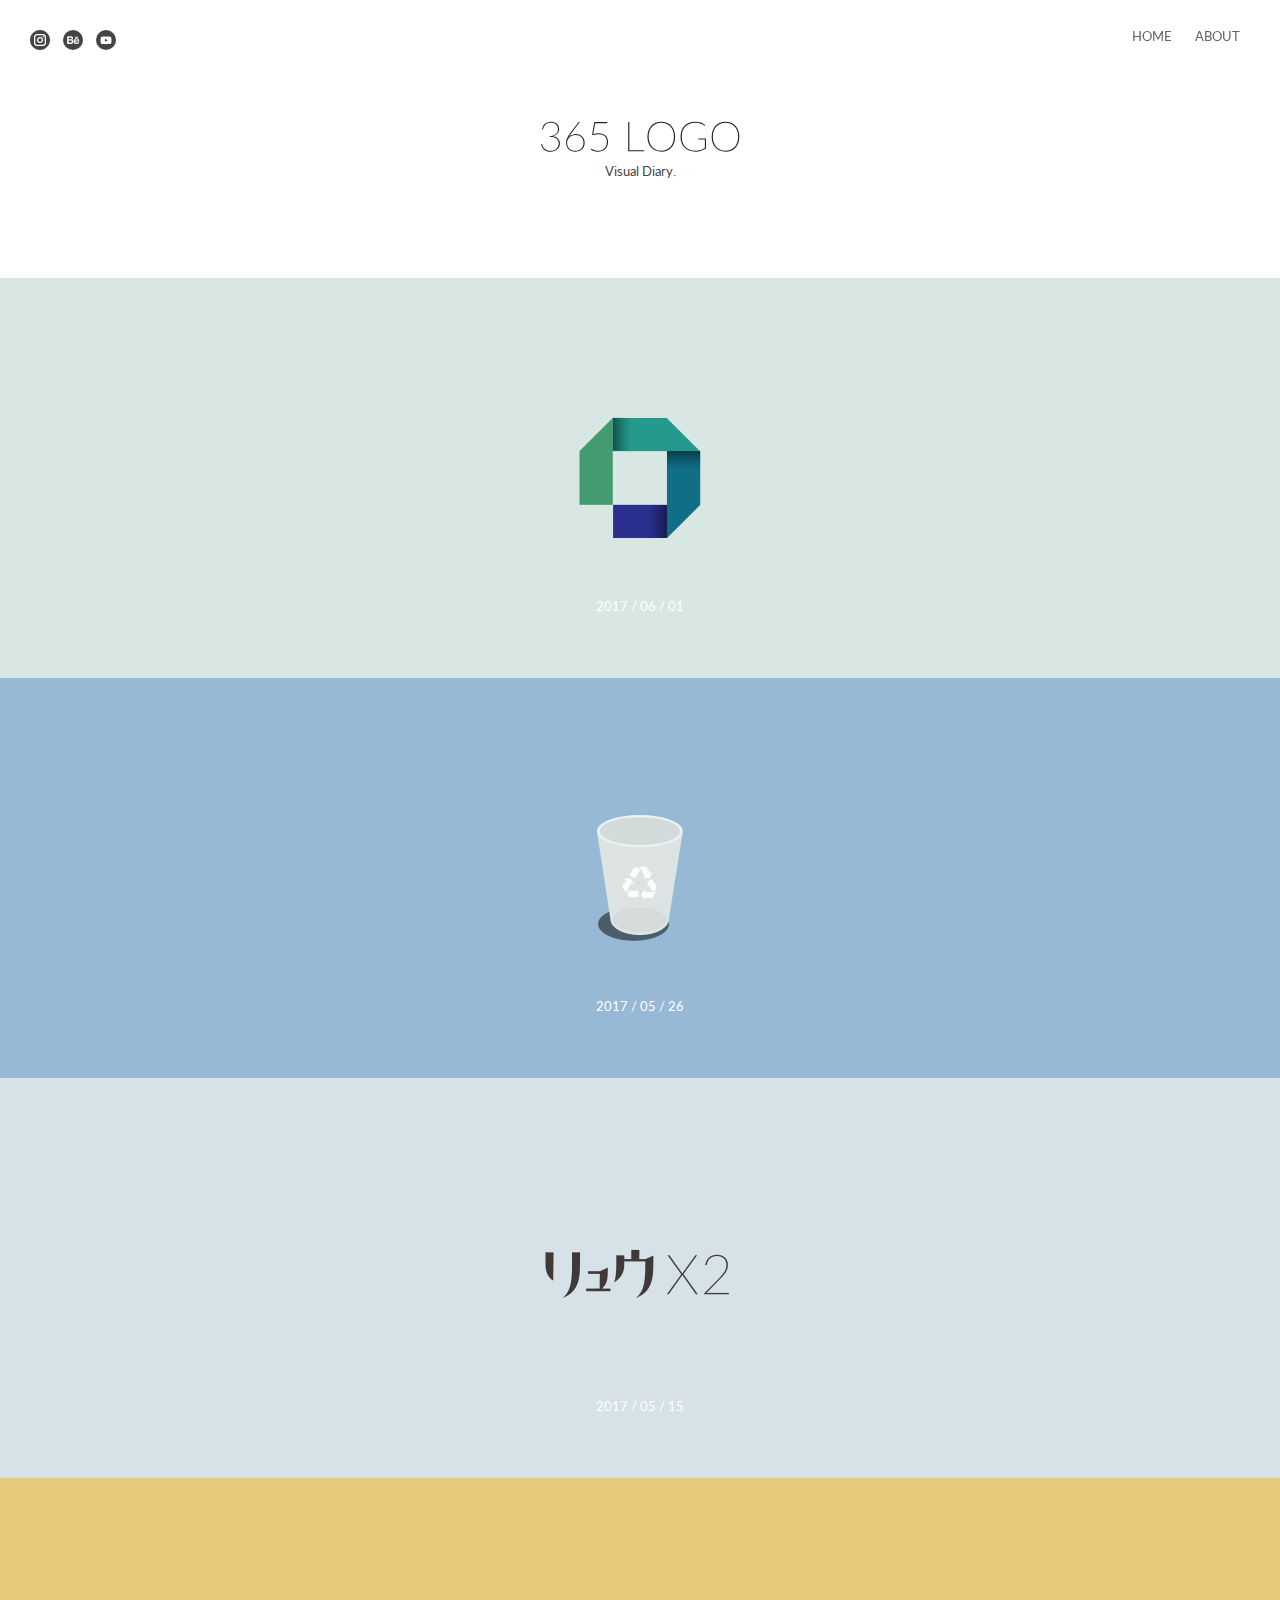
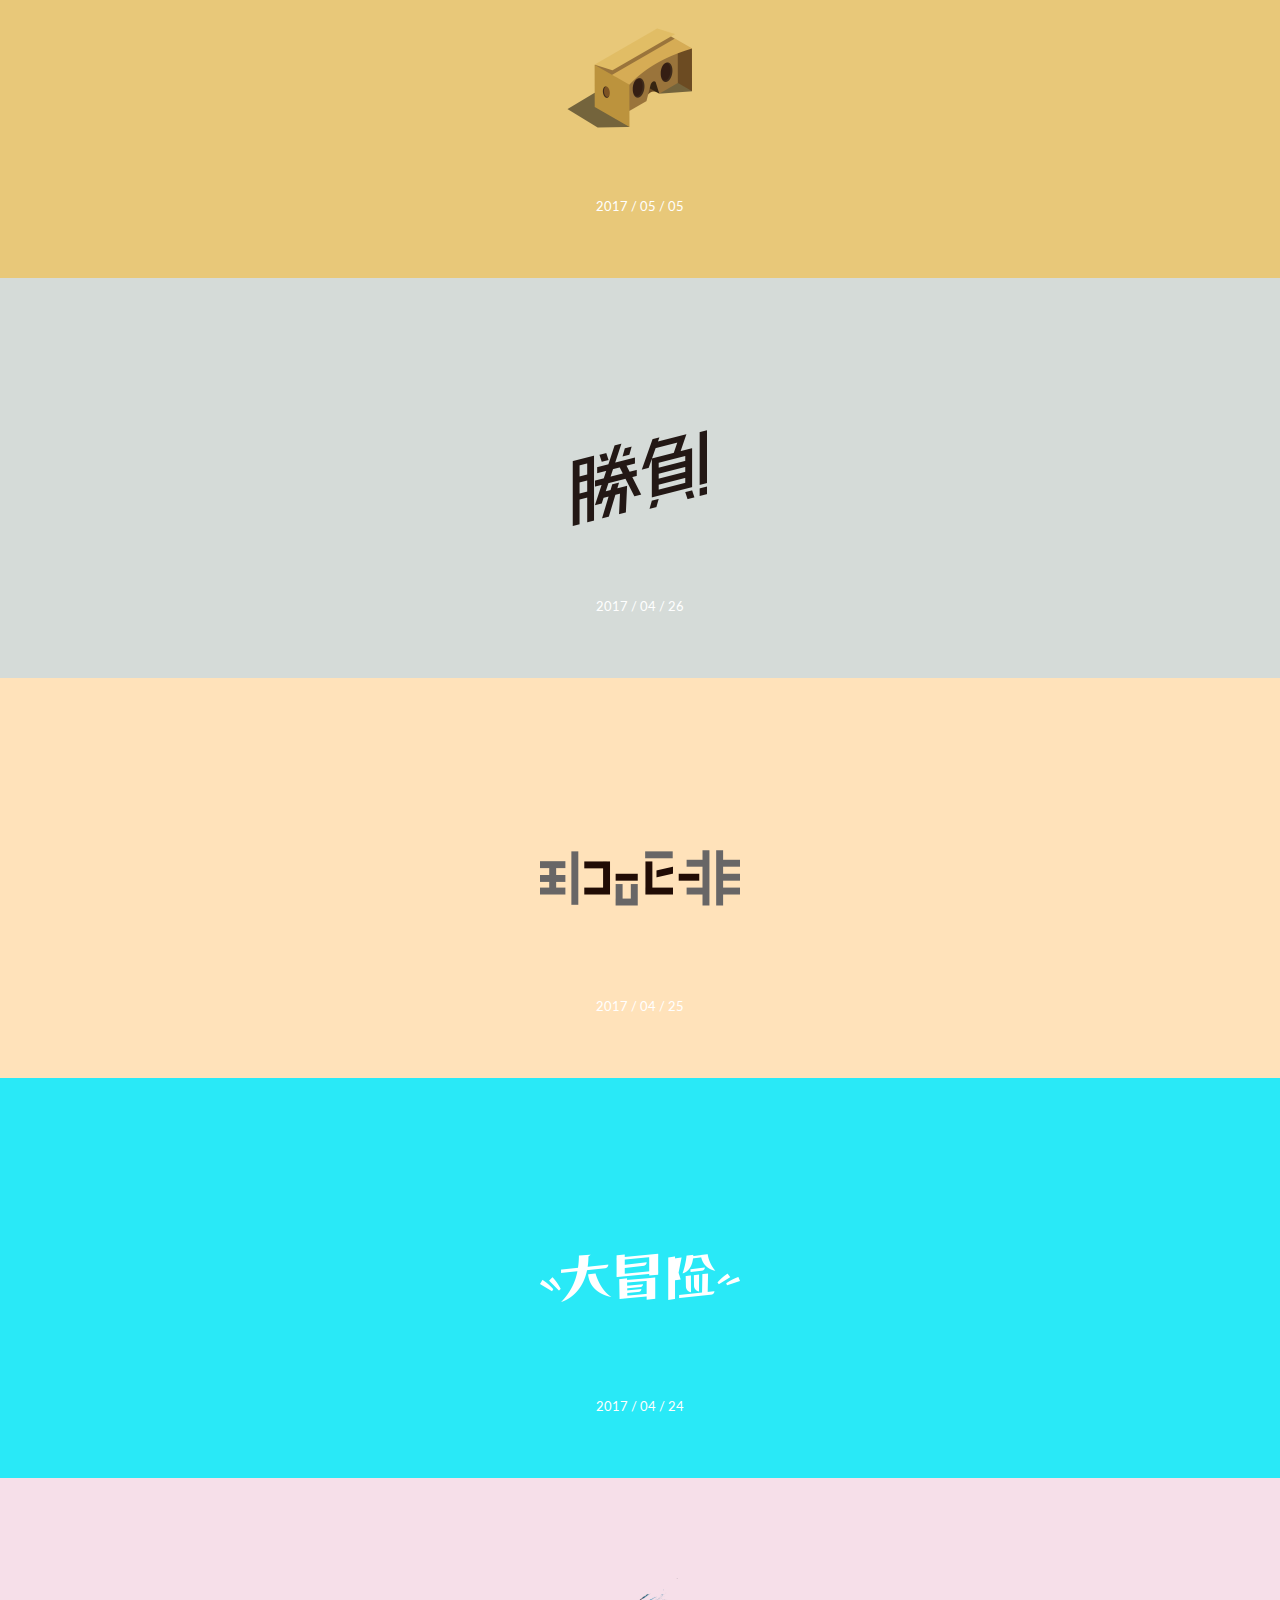
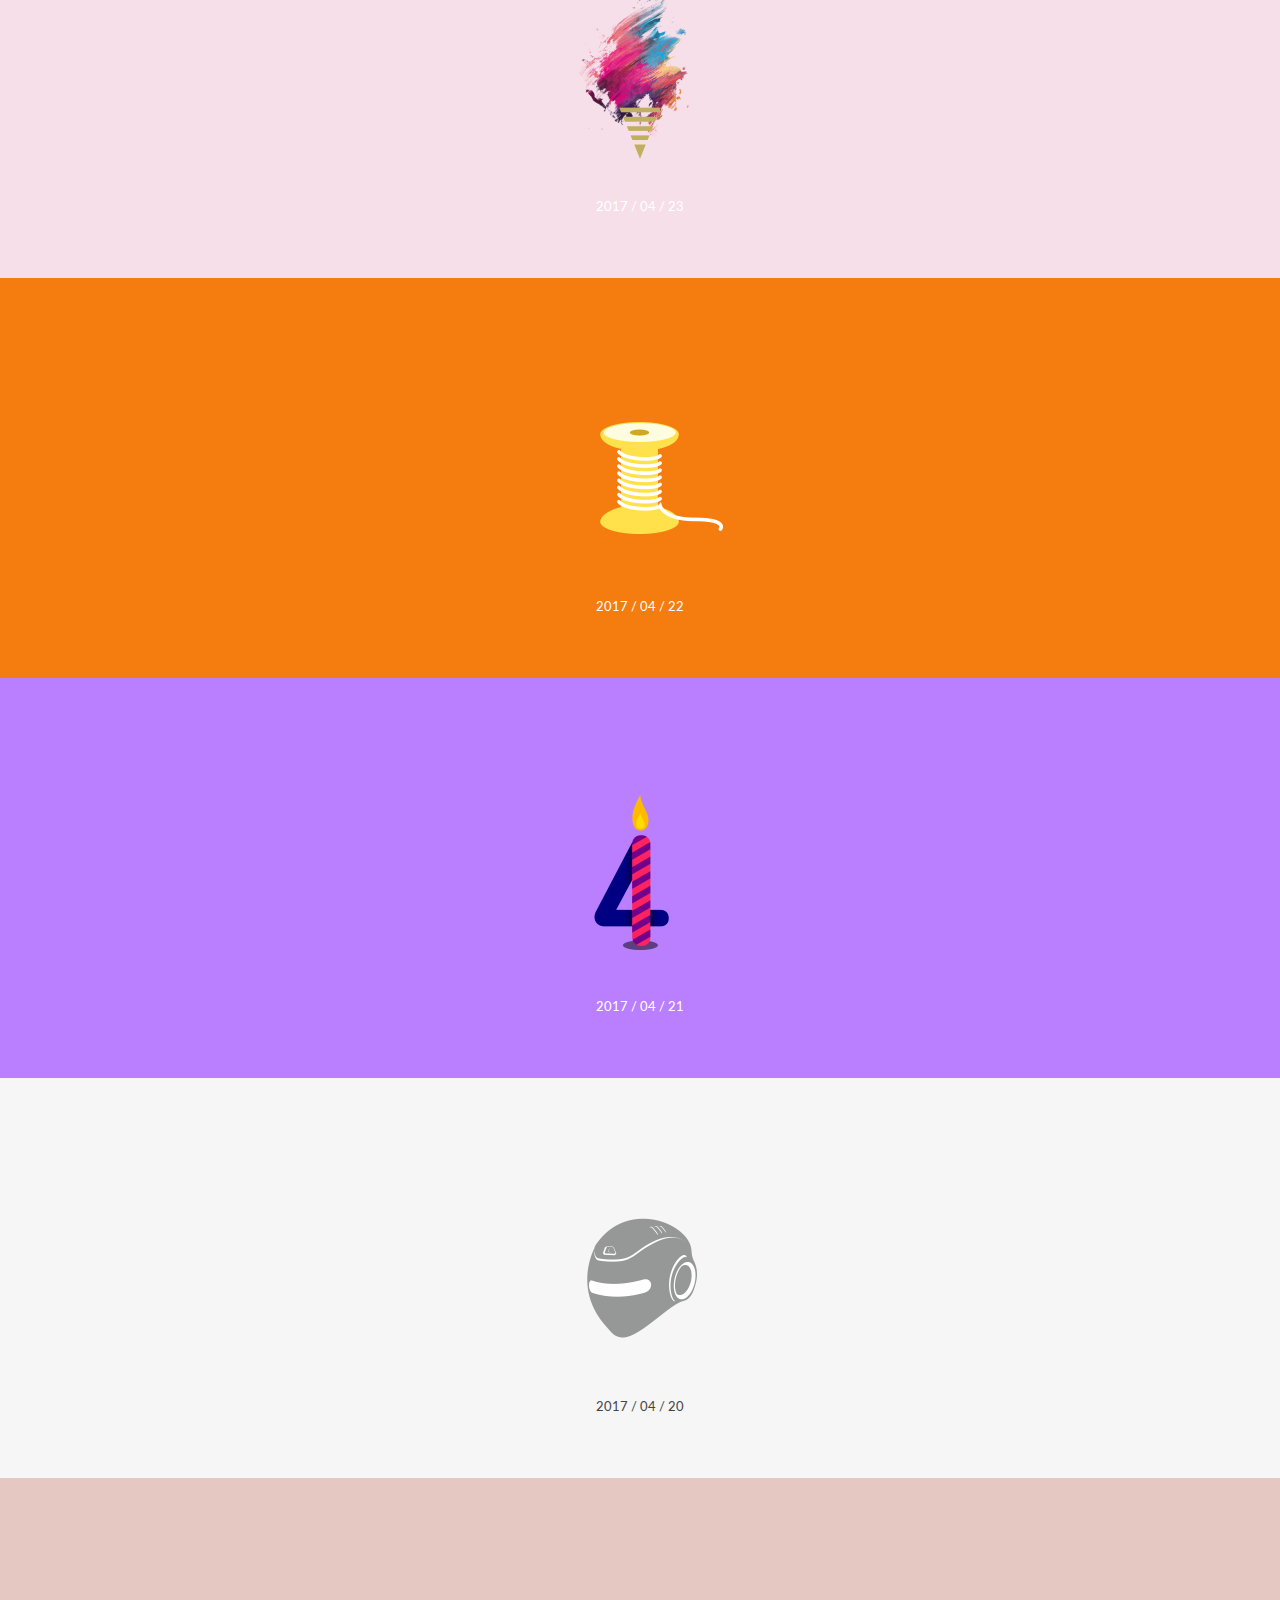
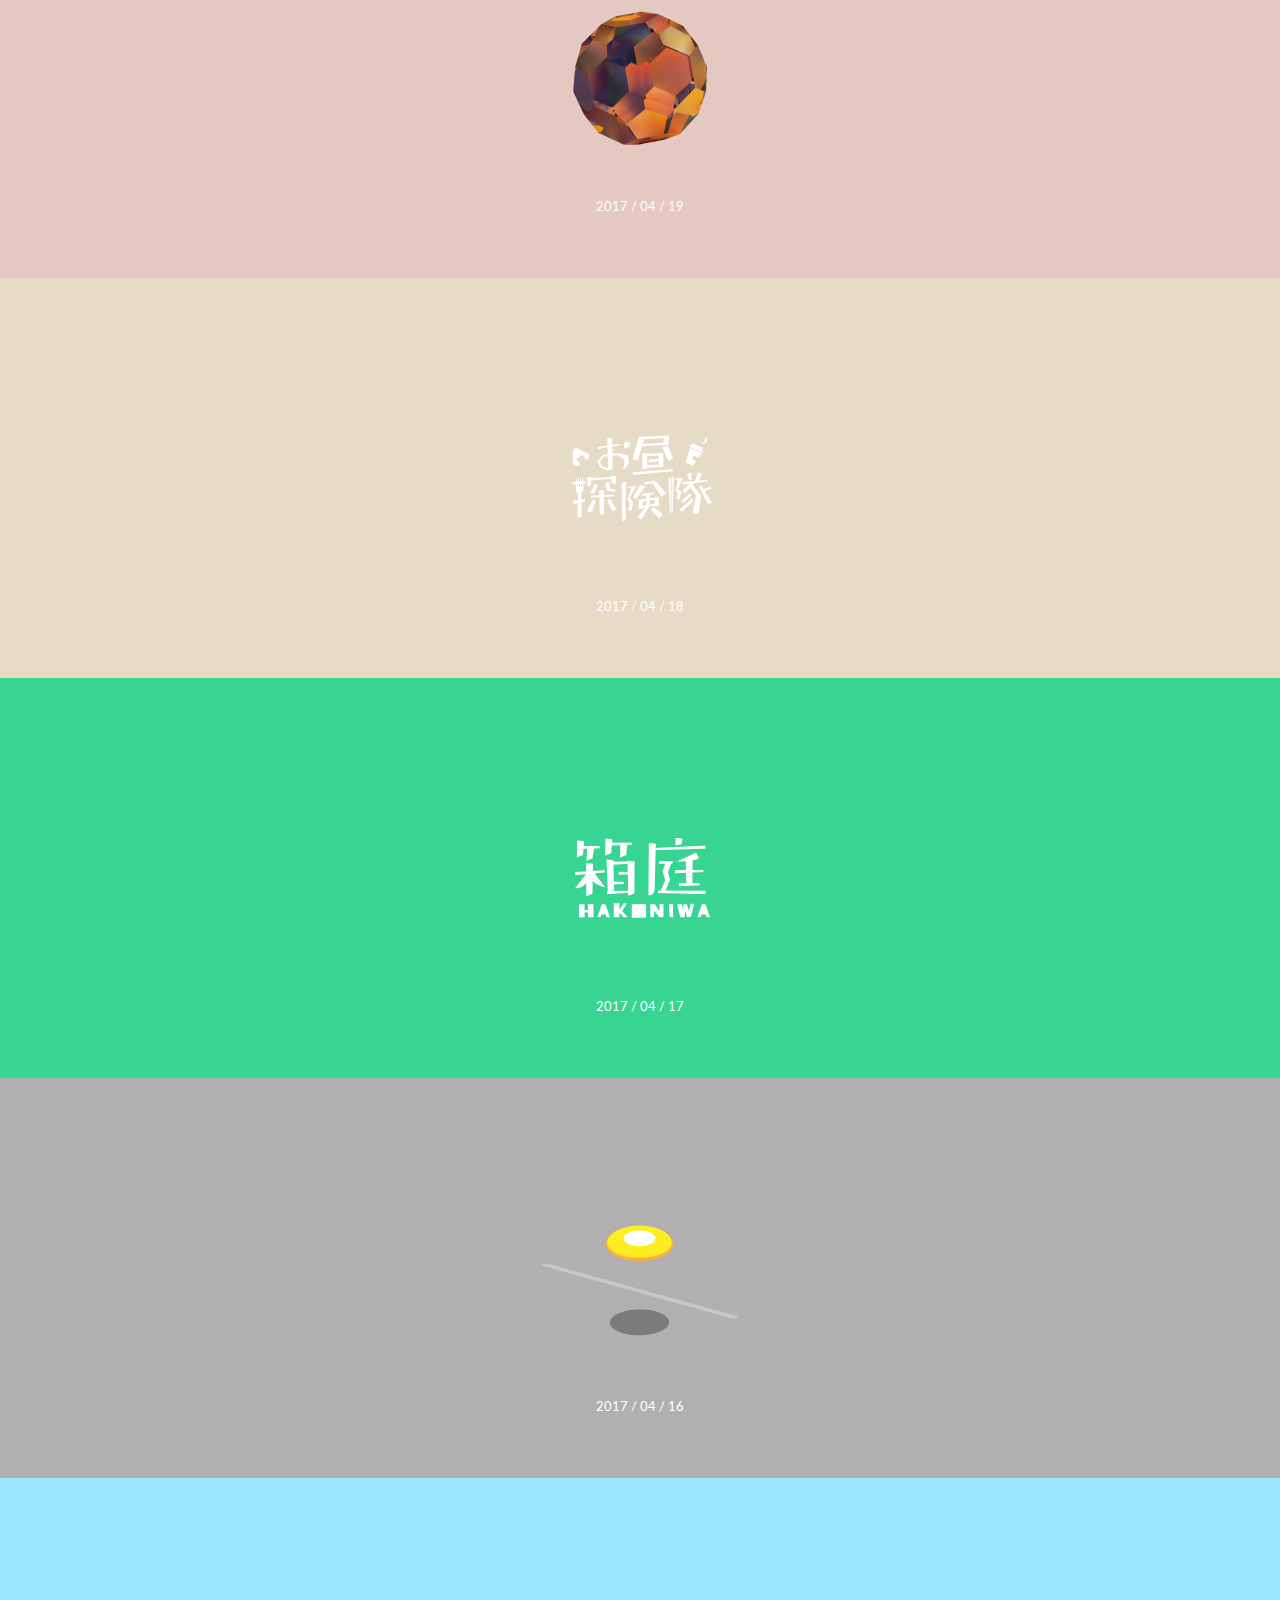
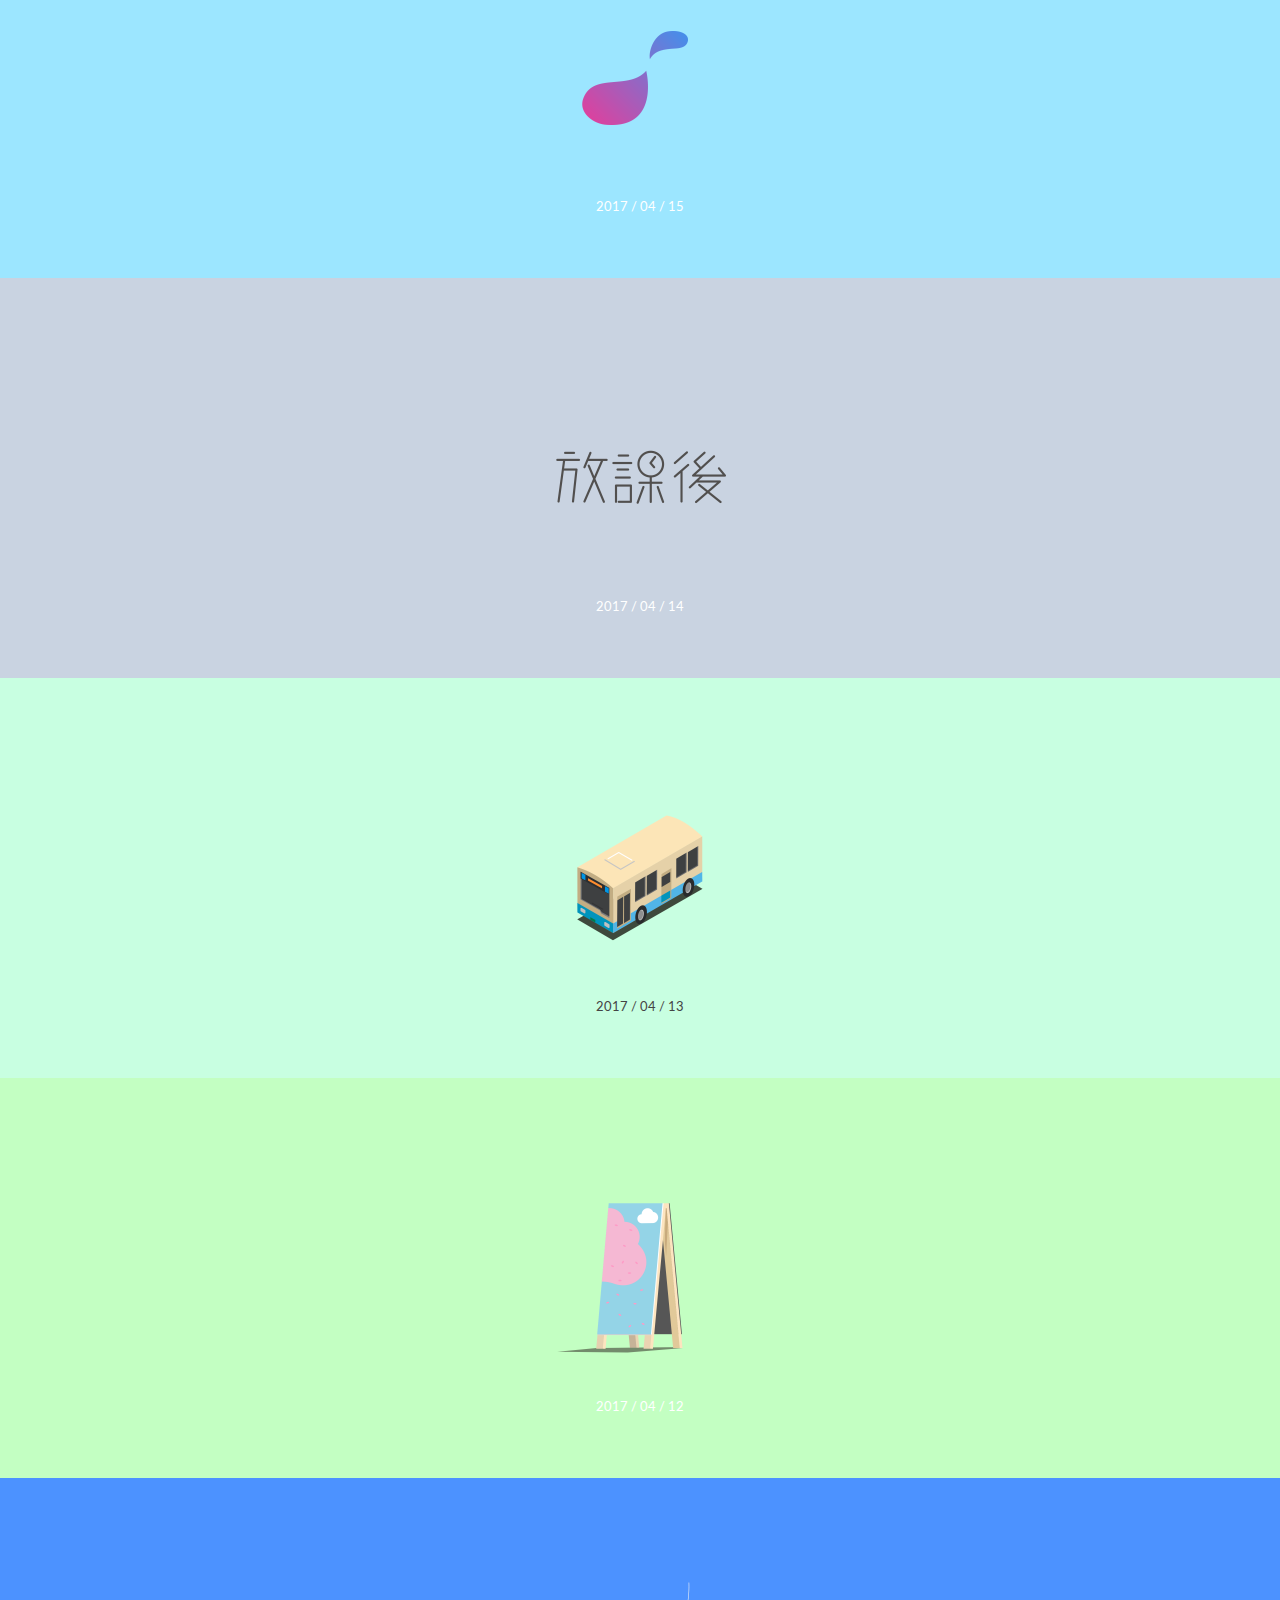
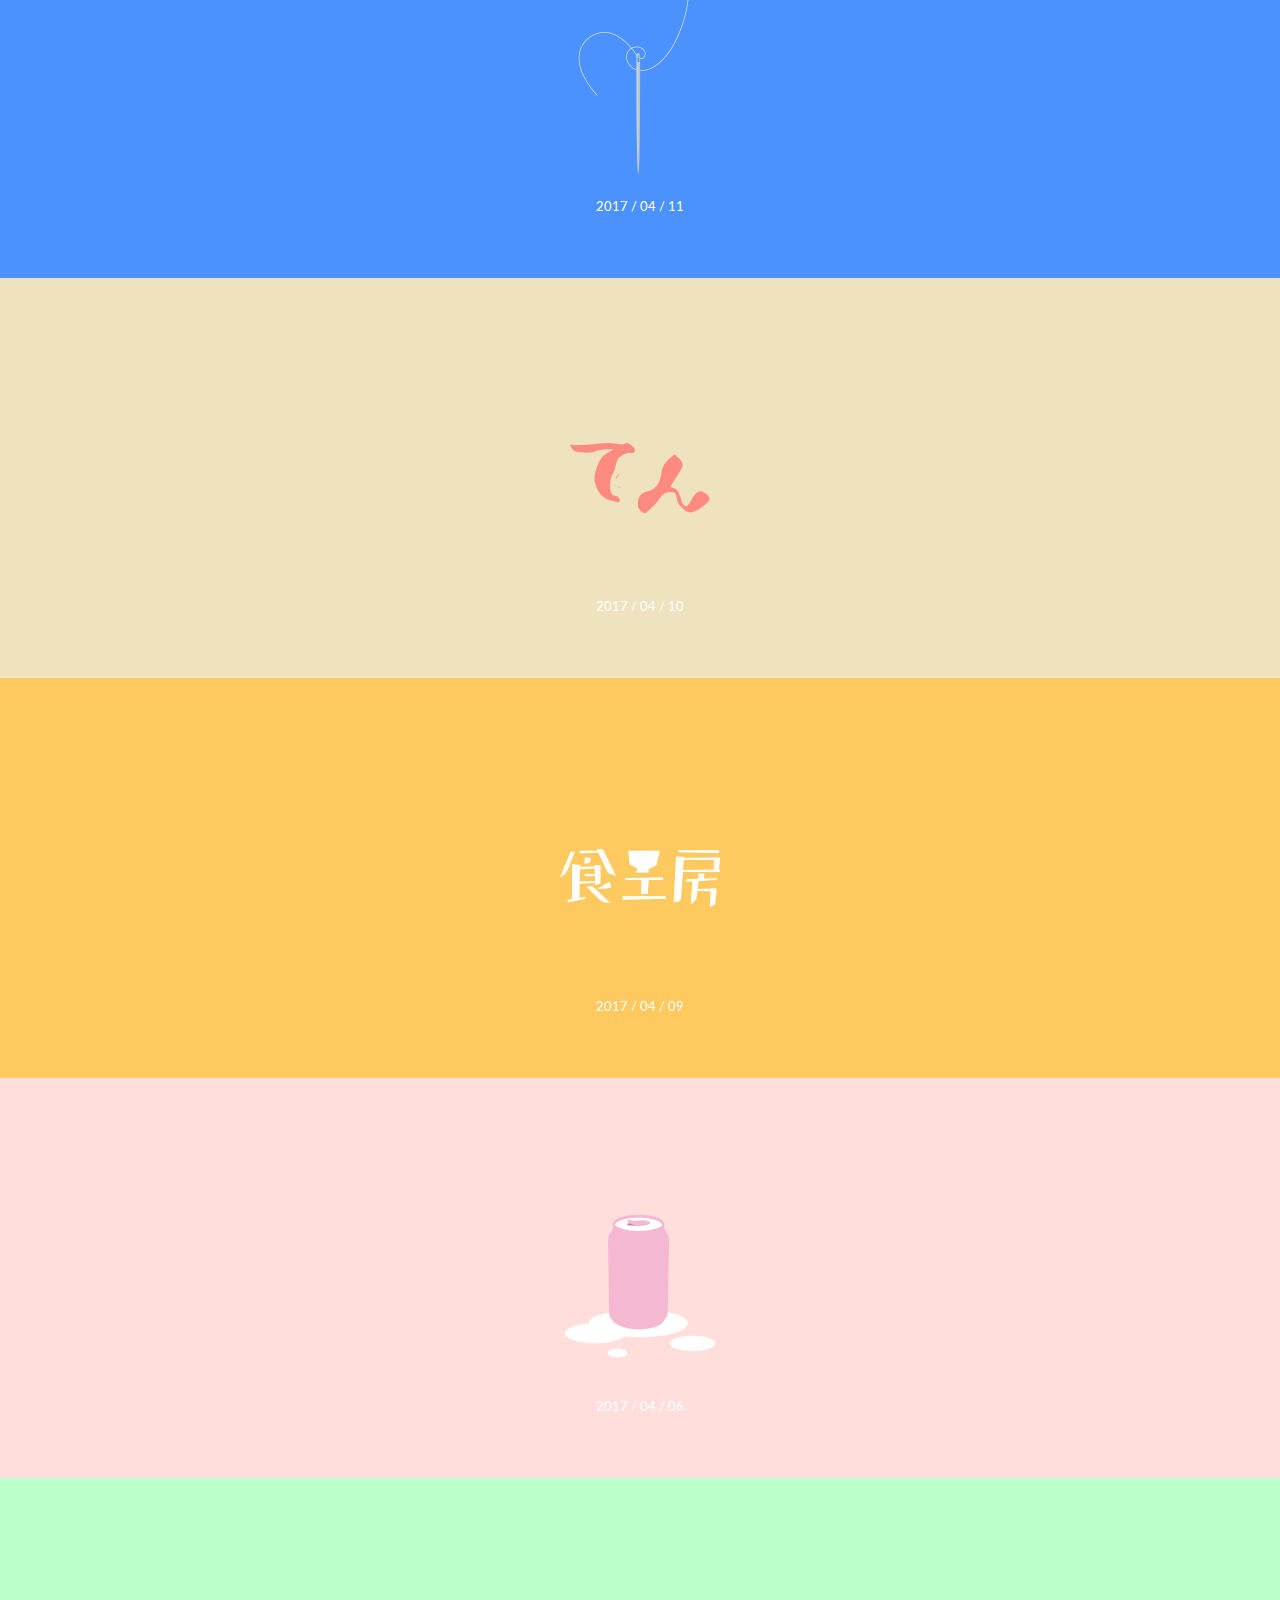
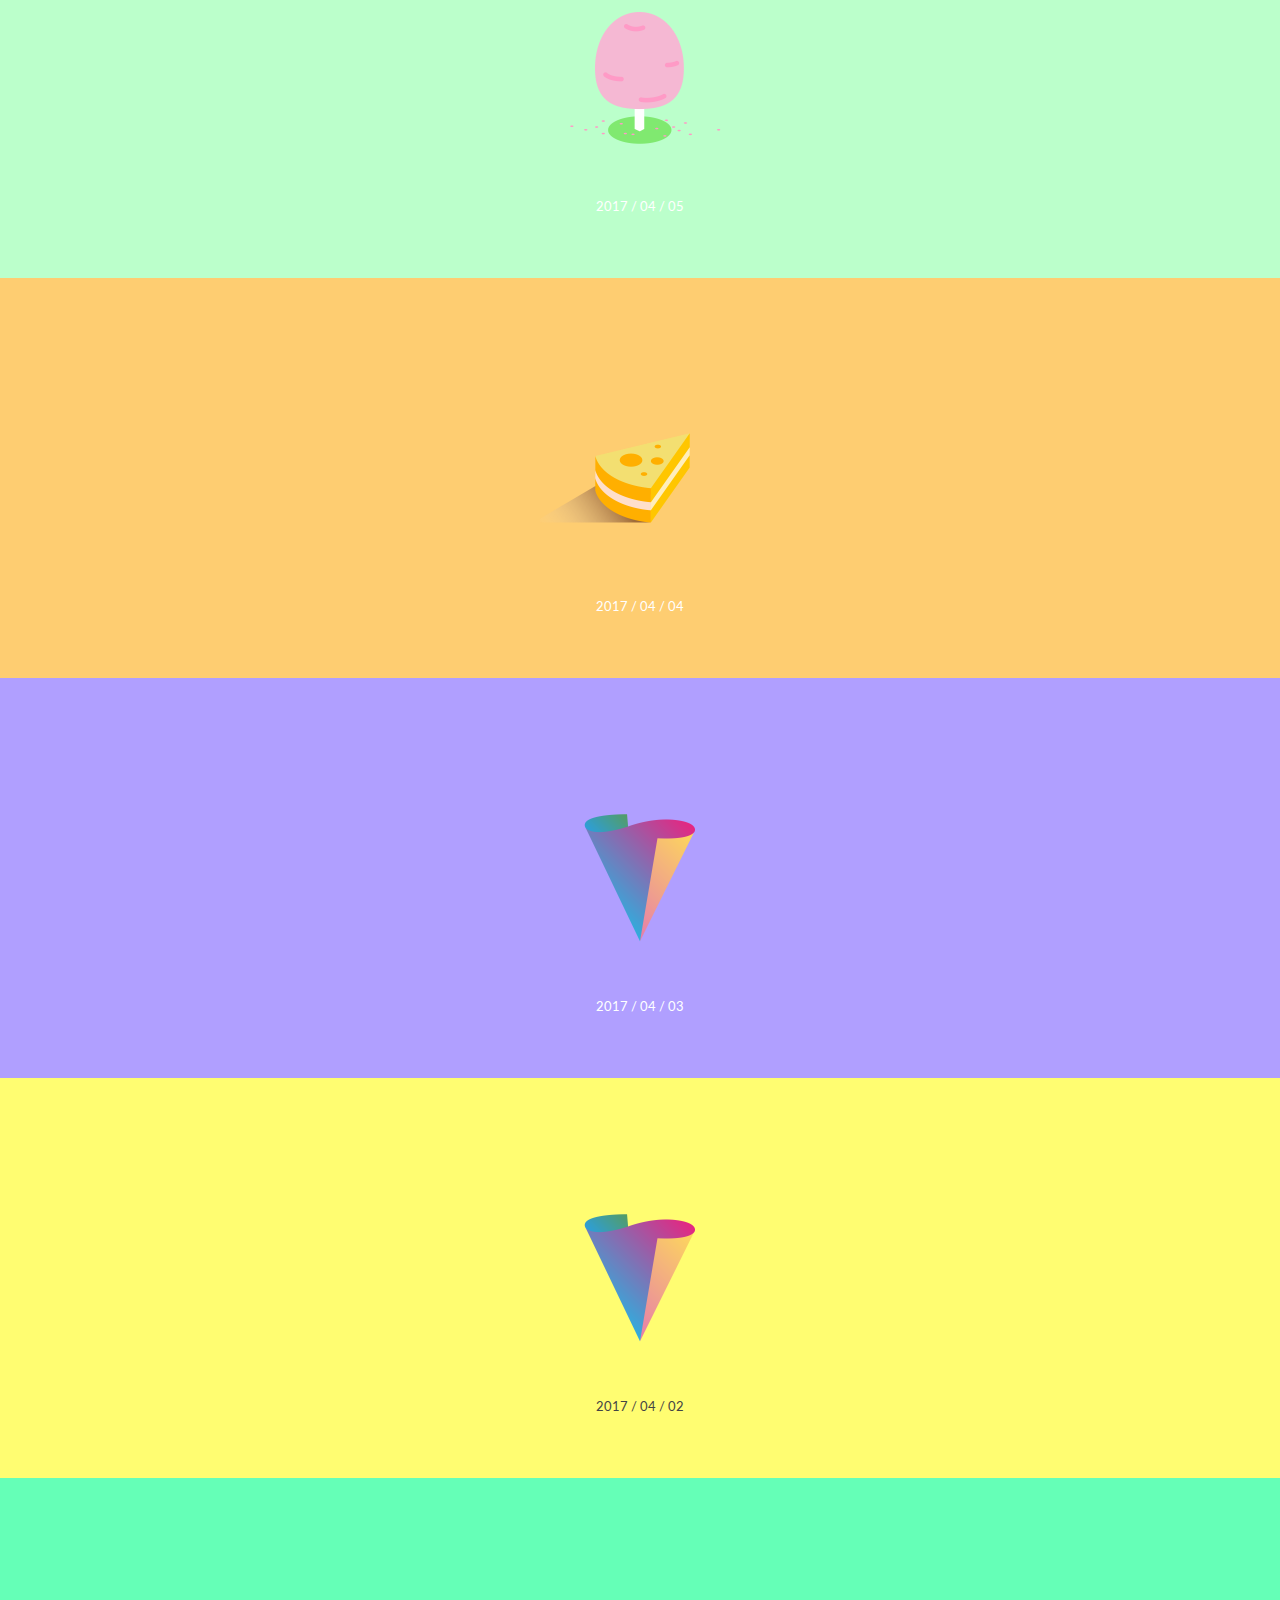
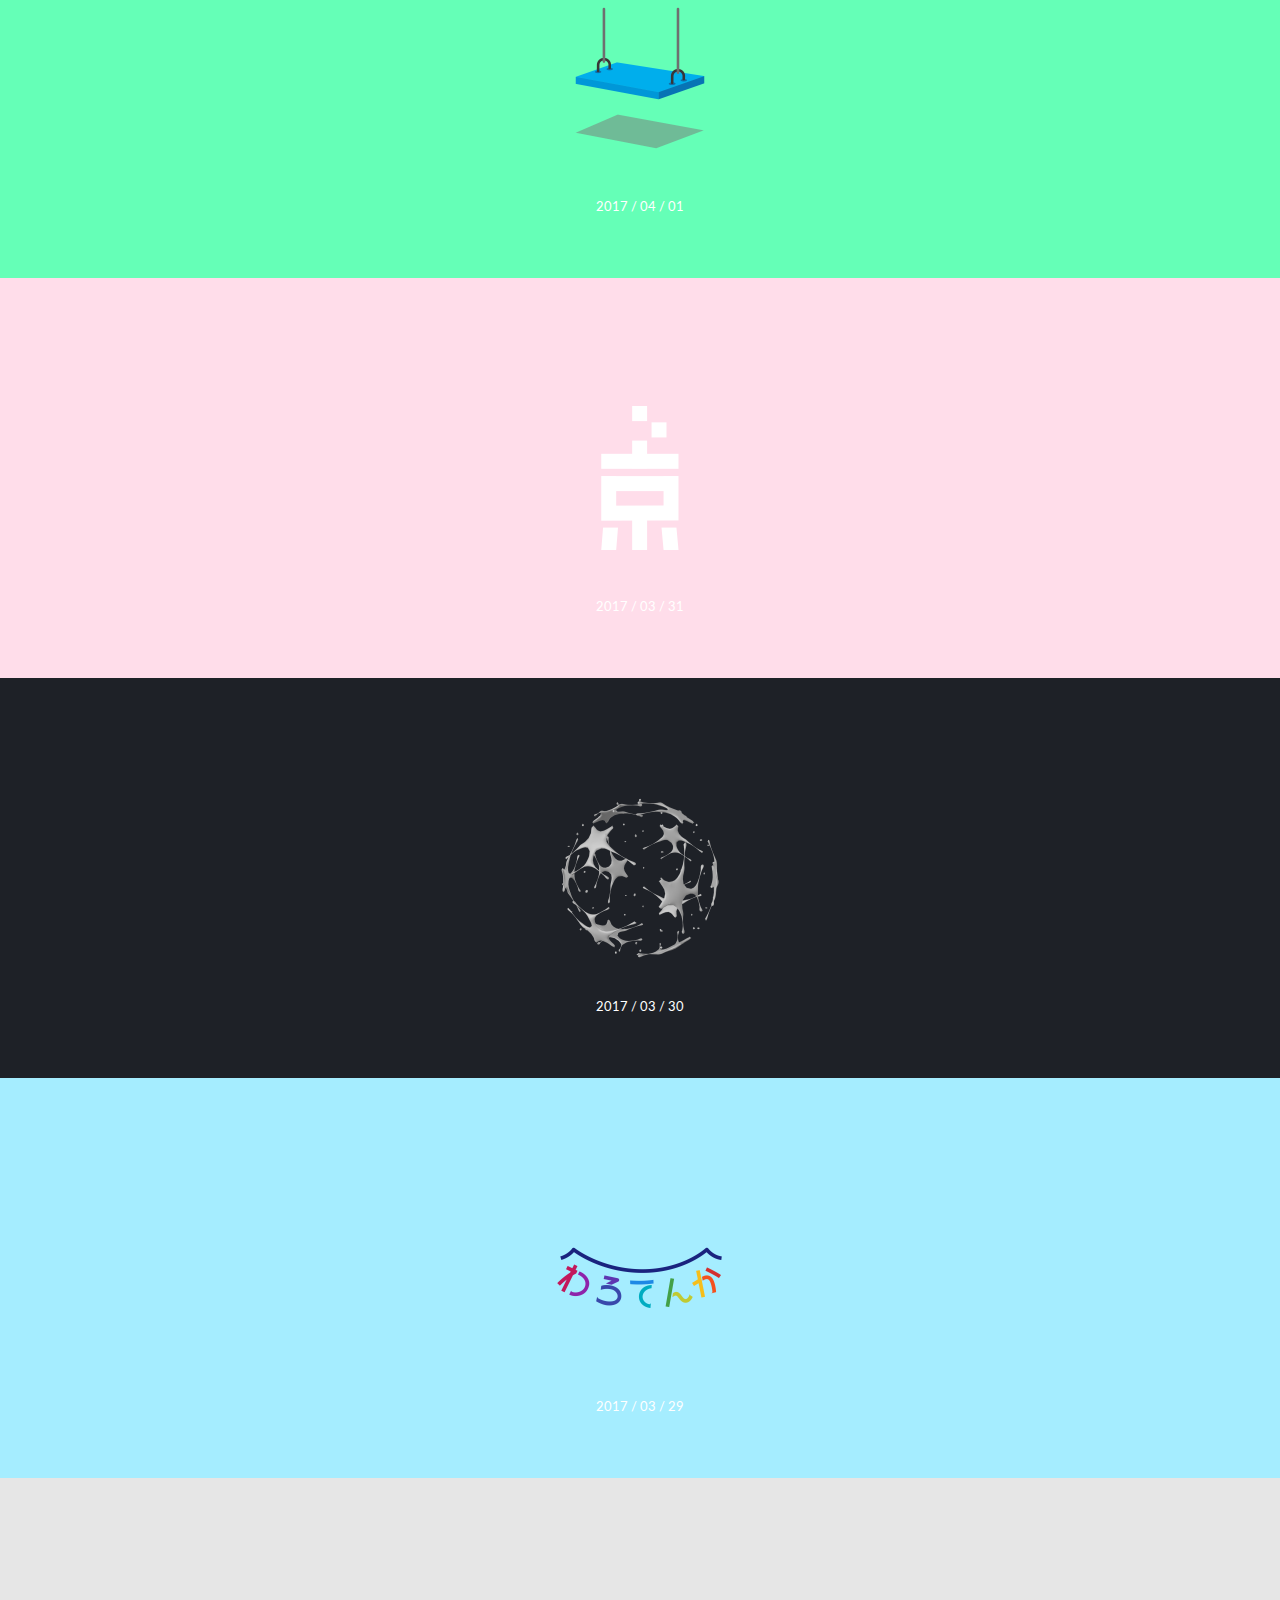
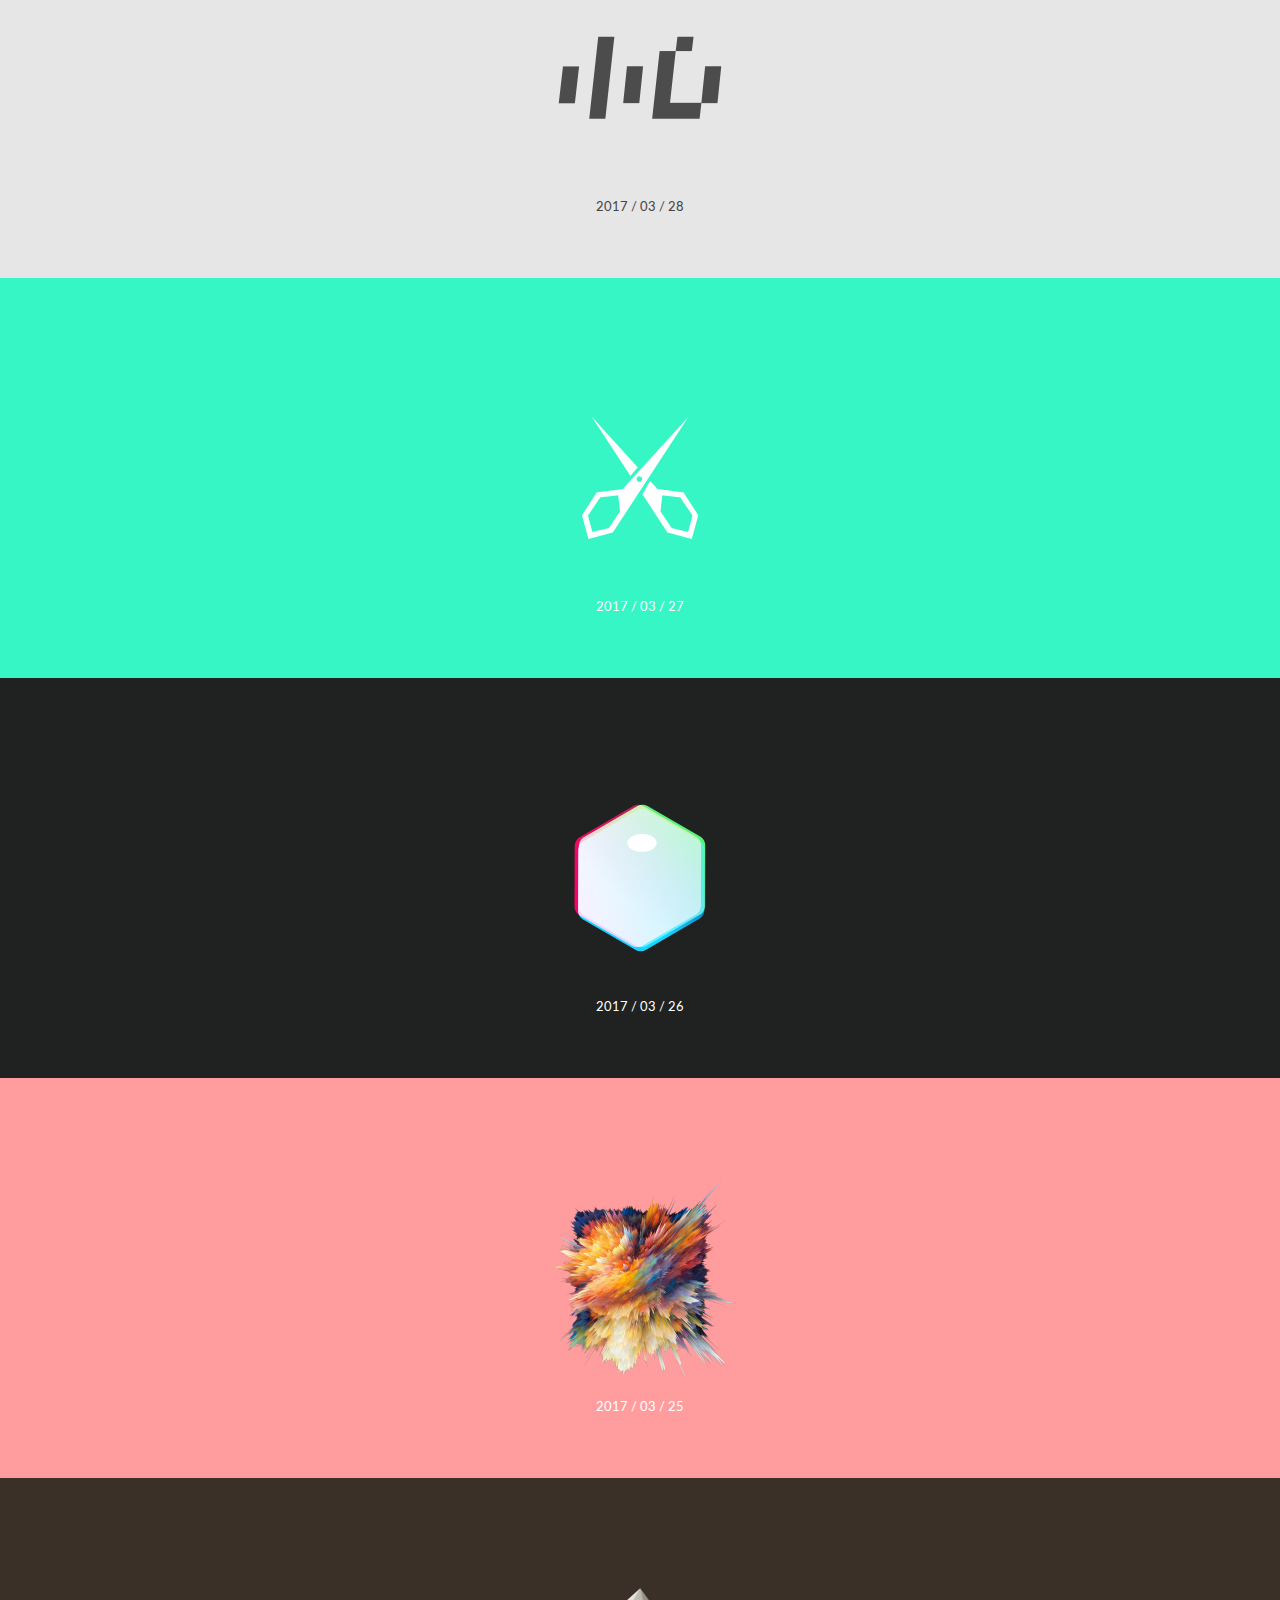
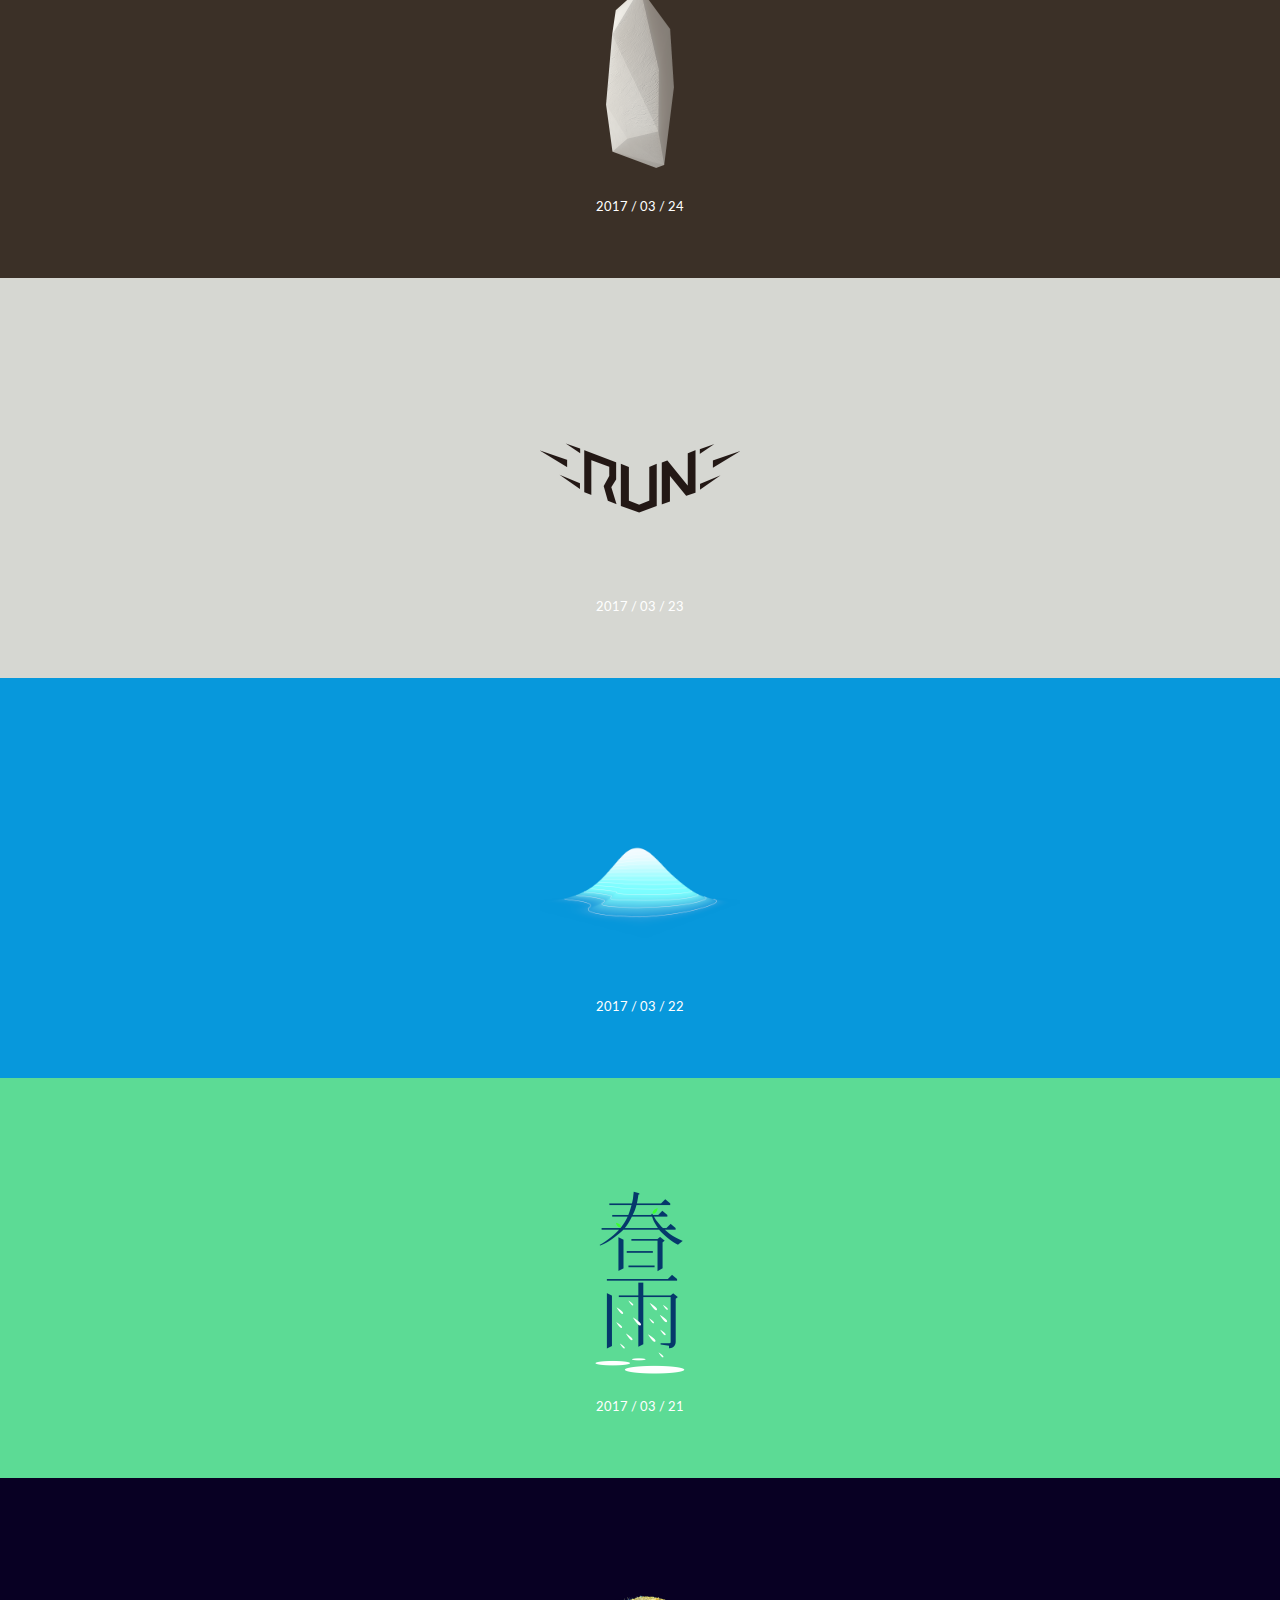
<file: index.html>
<!DOCTYPE html>
<html>
<head>
<meta charset="utf-8" />
<meta name="viewport" content="width=device-width,initial-scale=1">

<title>365 LOGO | Visual Diary</title>

<link rel="icon" type="image/png" href="images/favicon.png"></head>  <!--favicon-->

<link rel="stylesheet" href="css/reset.css" type="text/css" media="all" />
<link rel="stylesheet" href="css/style.css" type="text/css" media="all" />
<link href="https://fonts.googleapis.com/css?family=Lato:100,300,400,700" rel="stylesheet">
<link href="https://fonts.googleapis.com/css?family=Open+Sans|Roboto" rel="stylesheet">

<script type="text/javascript" src="js/jquery-1.8.3.min.js"></script>
<script type="text/javascript" src="js/jquery.easing.1.3.js"></script>

</head>


<body>
	<header>
		<!-- <div class="navbarlogo"><a href="https://onedesigngroup.github.io"><img src="images/onedesignlogo.svg"></a></div> -->
		<div class="navbarsns">
			<a href="https://www.instagram.com/imjanuary/"><img src="images/instagram.svg"></a>
			<a href="https://www.behance.net/imjanuary"><img src="images/behance.svg"></a>
			<a href="https://www.youtube.com/channel/UCZ6FfRkP4LUNhX_FEnOTnqg"><img src="images/youtube.svg"></a>
		</div>
		<ul>
			<a href="index.html"><li>HOME</li></a>
			<a href="about.html"><li>ABOUT</li></a>
		</ul>
	</header>
	<a href="#"><div id="pagetop"><img src="images/pagetop_icon.png"></div></a>
	<div id="home">
		<img src="images/logo.svg">
		<p>Visual Diary.</p>
	</div>

	<div id="content">
		<!-- 6月 -->
		<div class="content" style="background-color: #D8E7E4"><img src="images/logo/0601.png"><p>2017 / 06 / 01</p></div>
		<!-- 5月 -->
		<div class="content" style="background-color: #97B9D6"><img src="images/logo/0526.png"><p>2017 / 05 / 26</p></div>
		<div class="content" style="background-color: #D7E2E8"><img src="images/logo/0515.png"><p>2017 / 05 / 15</p></div>
		<div class="content" style="background-color: #E8C879"><img src="images/logo/0505.png"><p>2017 / 05 / 05</p></div>
		<!-- 4月 -->
		<div class="content" style="background-color: #D5DBD8"><img src="images/logo/0426.png"><p>2017 / 04 / 26</p></div>
		<div class="content" style="background-color: #FFE2BA"><img src="images/logo/0425.png"><p>2017 / 04 / 25</p></div>
		<div class="content" style="background-color: #29E9F7"><img src="images/logo/0424.png"><p>2017 / 04 / 24</p></div>
		<div class="content" style="background-color: #F6DFE9"><img src="images/logo/0423.png"><p>2017 / 04 / 23</p></div>
		<div class="content" style="background-color: #F57C0E"><img src="images/logo/0422.png"><p>2017 / 04 / 22</p></div>
		<div class="content" style="background-color: #BA7FFE"><img src="images/logo/0421.png"><p>2017 / 04 / 21</p></div>
		<div class="content" style="background-color: #F6F6F6"><img src="images/logo/0420.png"><p style="color: #444444;">2017 / 04 / 20</p></div>
		<div class="content" style="background-color: #E5C8C2"><img src="images/logo/0419.png"><p>2017 / 04 / 19</p></div>
		<div class="content" style="background-color: #E5DBC7"><img src="images/logo/0418.png"><p>2017 / 04 / 18</p></div>
		<div class="content" style="background-color: #37D492"><img src="images/logo/0417.png"><p>2017 / 04 / 17</p></div>
		<div class="content" style="background-color: #B0B0B0"><img src="images/logo/0416.png"><p>2017 / 04 / 16</p></div>
		<div class="content" style="background-color: #9CE6FF"><img src="images/logo/0415.png"><p>2017 / 04 / 15</p></div>
		<div class="content" style="background-color: #C9D3E1"><img src="images/logo/0414.png"><p>2017 / 04 / 14</p></div>
		<div class="content" style="background-color: #C8FFE1"><img src="images/logo/0413.png"><p style="color: #444444;">2017 / 04 / 13</p></div>
		<div class="content" style="background-color: #C3FFC2"><img src="images/logo/0412.png"><p>2017 / 04 / 12</p></div><!-- 入園 -->
		<div class="content" style="background-color: #4C92FF"><img src="images/logo/0411.png"><p>2017 / 04 / 11</p></div>
		<div class="content" style="background-color: #EEE2BF"><img src="images/logo/0410.png"><p>2017 / 04 / 10</p></div>
		<div class="content" style="background-color: #FEC95F"><img src="images/logo/0409.png"><p>2017 / 04 / 09</p></div><!-- 食工房 -->
		<div class="content" style="background-color: #FFDEDB"><img src="images/logo/0406.png"><p>2017 / 04 / 06</p></div>
		<div class="content" style="background-color: #BBFFCB"><img src="images/logo/0405.png"><p>2017 / 04 / 05</p></div>
		<div class="content" style="background-color: #FECD71"><img src="images/logo/0404.png"><p>2017 / 04 / 04</p></div>
		<div class="content" style="background-color: #B09FFF"><img src="images/logo/0403.png"><p>2017 / 04 / 03</p></div>
		<div class="content" style="background-color: #FFFD71"><img src="images/logo/0402.png"><p style="color: #444444;">2017 / 04 / 02</p></div>
		<div class="content" style="background-color: #65FFB7"><img src="images/logo/0401.png"><p>2017 / 04 / 01</p></div>
		<!-- 3月 -->
		<div class="content" style="background-color: #FFDDEA"><img src="images/logo/0331.png"><p>2017 / 03 / 31</p></div>
		<div class="content" style="background-color: #1E2127"><img src="images/logo/0330.png"><p>2017 / 03 / 30</p></div>
		<div class="content" style="background-color: #A5EDFF"><img src="images/logo/0329.png"><p>2017 / 03 / 29</p></div>
		<div class="content" style="background-color: #E6E6E6"><img src="images/logo/0328.png"><p style="color: #444444;">2017 / 03 / 28</p></div>
		<div class="content" style="background-color: #37F6C5"><img src="images/logo/0327.png"><p>2017 / 03 / 27</p></div>
		<div class="content" style="background-color: #202121"><img src="images/logo/0326.png"><p>2017 / 03 / 26</p></div>
		<div class="content" style="background-color: #FF9D9E"><img src="images/logo/0325.png"><p>2017 / 03 / 25</p></div>
		<div class="content" style="background-color: #3B3027"><img src="images/logo/0324.png"><p>2017 / 03 / 24</p></div>
		<div class="content" style="background-color: #D6D7D2"><img src="images/logo/0323.png"><p>2017 / 03 / 23</p></div>
		<div class="content" style="background-color: #0798dc"><img src="images/logo/0322.png"><p>2017 / 03 / 22</p></div>
		<div class="content" style="background-color: #5cdb95"><img src="images/logo/0321.png"><p>2017 / 03 / 21</p></div>
		<div class="content" style="background-color: #080023"><img src="images/logo/0320.png"><p>2017 / 03 / 20</p></div>
		<div class="content" style="background-color: #07D3FF"><img src="images/logo/0319.png"><p>2017 / 03 / 19</p></div>
		<div class="content" style="background-color: #FFE4AC"><img src="images/logo/0318.png"><p style="color: #444444;">2017 / 03 / 18</p></div>
		<div class="content" style="background-color: #900000"><img src="images/logo/0317.png"><p>2017 / 03 / 17</p></div>
		<div class="content" style="background-color: #333333"><img src="images/logo/0316.png"><p>2017 / 03 / 16</p></div>
		<div class="content" style="background-color: #6666FF"><img src="images/logo/0315.png"><p>2017 / 03 / 15</p></div>
		<div class="content" style="background-color: #F0F0F0"><img src="images/logo/0314.png"><p style="color: #444444;">2017 / 03 / 14</p></div>
	</div>

	<footer>
		<h2>Thank you for watching!<br>if you interested in working together.Please <a href="mailto:liujia4876@gmail.com">contact me</a>.</h2>
		<a href="mailto:liujia4876@gmail.com"><p>liujia4876@gmail.com</p></a>
		<div class="">
			<a href="https://www.instagram.com/imjanuary/"><img src="images/instagram.svg"></a>
			<a href="https://www.behance.net/imjanuary"><img src="images/behance.svg"></a>
			<a href="https://www.youtube.com/channel/UCZ6FfRkP4LUNhX_FEnOTnqg"><img src="images/youtube.svg"></a>
		</div>
		<a href="http://onedesigngroup.github.io"><p>© ONE DESIGN GROUP | All Rights Reserved.</p></a>
	</footer>


<script>
$(function(){ //pagetop
     // 「ページトップへ」の要素を隠す
    $('#pagetop').hide();
    // スクロールした場合
    $(window).scroll(function(){
        // スクロール位置が100を超えた場合
        if ($(this).scrollTop() > 600) {
            // 「ページトップへ」をフェードイン
            $('#pagetop').fadeIn(1000);
        }
        // スクロール位置が100以下の場合
        else {
            // 「ページトップへ」をフェードアウト
            $('#pagetop').fadeOut(1000);
        }
    });
    // 「ページトップへ」をクリックした場合
    $('#pagetop').click(function(){
        // ページトップにスクロール
        $('html,body').animate({scrollTop: 0}, 1000,'easeOutCubic');
        return false;
    });
});

$(function(){ //position scroll
   // #で始まるアンカーをクリックした場合に処理
   $('a[href^=#]').click(function() {
      // スクロールの速度
      var speed = 500; // ミリ秒
      // アンカーの値取得
      var href= $(this).attr("href");
      // 移動先を取得
      var target = $(href == "#" || href == "" ? 'html' : href);
      // 移動先を数値で取得
      var position = target.offset().top;
      // スムーススクロール
      $('body,html').animate({scrollTop:position}, 1000, 'easeOutCubic');
      return false;
   });
});
</script>	

</body>
</html>
</file>
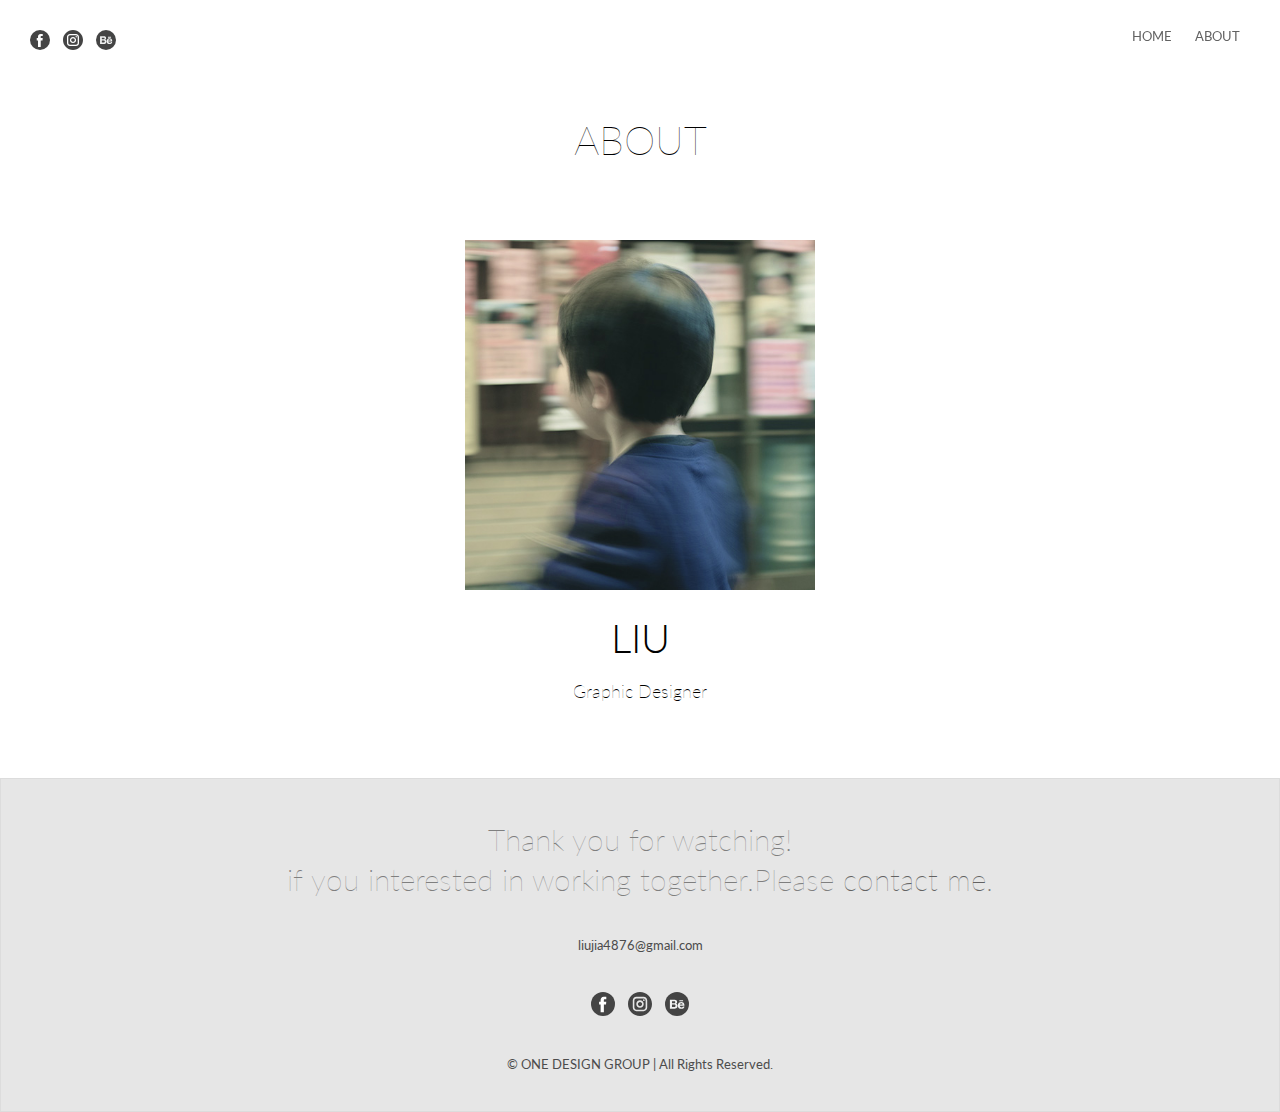
<file: about.html>
<!DOCTYPE html>
<html>
<head>
<meta charset="utf-8" />
<meta name="viewport" content="width=device-width,initial-scale=1">

<title>365 LOGO | Visual Diary</title>

<link rel="icon" type="image/png" href="images/favicon.png"></head>  <!--favicon-->

<link rel="stylesheet" href="css/reset.css" type="text/css" media="all" />
<link rel="stylesheet" href="css/style.css" type="text/css" media="all" />
<link href="https://fonts.googleapis.com/css?family=Lato:100,300,400,700" rel="stylesheet">
<link href="https://fonts.googleapis.com/css?family=Open+Sans|Roboto" rel="stylesheet">

<script type="text/javascript" src="js/jquery-1.8.3.min.js"></script>
<script type="text/javascript" src="js/jquery.easing.1.3.js"></script>

</head>


<body>
	<header>
		<!-- <div class="navbarlogo"><a href="https://onedesigngroup.github.io"><img src="images/onedesignlogo.svg"></a></div> -->
		<div class="navbarsns">
			<a href="https://www.facebook.com/profile.php?id=100004861325904&fref=ts"><img src="images/facebook.svg"></a>
			<a href="https://www.instagram.com/imjanuary/"><img src="images/instagram.svg"></a>
			<a href="https://www.behance.net/imjanuary"><img src="images/behance.svg"></a>
		</div>
		<ul>
			<a href="index.html"><li>HOME</li></a>
			<a href="about.html"><li>ABOUT</li></a>
		</ul>
	</header>
	<a href="#home"><div id="pagetop"><img src="images/pagetop_icon.png"></div></a>
	<div id="about">
		ABOUT
	</div>

	<div id="profile">
		<img src="images/liu.jpg">
		<h2>LIU</h2><p>Graphic Designer</p>
	</div>

	<footer>
		<h2>Thank you for watching!<br>if you interested in working together.Please <a href="mailto:liujia4876@gmail.com">contact me</a>.</h2>
		<a href="mailto:liujia4876@gmail.com"><p>liujia4876@gmail.com</p></a>
		<div class="">
			<a href="https://www.facebook.com/profile.php?id=100004861325904&fref=ts"><img src="images/facebook.svg"></a>
			<a href="https://www.instagram.com/imjanuary/"><img src="images/instagram.svg"></a>
			<a href="https://www.behance.net/imjanuary"><img src="images/behance.svg"></a>
		</div>
		<a href="http://onedesigngroup.github.io"><p>© ONE DESIGN GROUP | All Rights Reserved.</p></a>
	</footer>


<script>
$(function(){ //pagetop
     // 「ページトップへ」の要素を隠す
    $('#pagetop').hide();
    // スクロールした場合
    $(window).scroll(function(){
        // スクロール位置が100を超えた場合
        if ($(this).scrollTop() > 600) {
            // 「ページトップへ」をフェードイン
            $('#pagetop').fadeIn(1000);
        }
        // スクロール位置が100以下の場合
        else {
            // 「ページトップへ」をフェードアウト
            $('#pagetop').fadeOut(1000);
        }
    });
    // 「ページトップへ」をクリックした場合
    $('#pagetop').click(function(){
        // ページトップにスクロール
        $('html,body').animate({scrollTop: 0}, 1000,'easeOutCubic');
        return false;
    });
});

$(function(){ //position scroll
   // #で始まるアンカーをクリックした場合に処理
   $('a[href^=#]').click(function() {
      // スクロールの速度
      var speed = 500; // ミリ秒
      // アンカーの値取得
      var href= $(this).attr("href");
      // 移動先を取得
      var target = $(href == "#" || href == "" ? 'html' : href);
      // 移動先を数値で取得
      var position = target.offset().top;
      // スムーススクロール
      $('body,html').animate({scrollTop:position}, 1000, 'easeOutCubic');
      return false;
   });
});
</script>	

</body>
</html>
</file>
<file: css/style.css>
@charset "utf-8";
/* CSS Document */

* {
  -webkit-box-sizing: border-box;
     -moz-box-sizing: border-box;
          box-sizing: border-box;
}

a:link {
	text-decoration: none;
}
a:visited {
	text-decoration: none;
}
a:hover {
	text-decoration: none;
}
a:active {
	text-decoration: none;
}
a {
	color: rgba(98,98,98,1);	
	transition: opacity, 0.5s;
}

a:hover {
	opacity: 0.5;
}

img {
    max-width: 100%;
    height: auto;
    border: none;
}

div {
	display: block;
	text-align: center;
	margin: auto;	
}
html {
	height: 100%;
}

body {
	height: 100%;
	background: #fff;
	font-size: small;
	font-family: 'Lato', 'Open Sans', 'Roboto',sans-serif, Helvetica, Arial, "ヒラギノ角ゴ Pro W3", "Hiragino Kaku Gothic Pro", "メイリオ", "Meiryo", verdana, "Osaka", "ＭＳ Ｐゴシック", "MS PGothic";
	line-height: 100%;
}

/* basic style start*/
.clearfix {
  overflow: auto;
}

.left {
	float: left;
}

.right {
	float: right;
}

.inline {
	display: inline-block;
}

.block {
	display: block;
}


.mb20 {
	margin-bottom: 20px;
}


.mb30 {
	margin-bottom: 30px;
}

.mb50 {
	margin-bottom: 50px;
}

.mb100 {
	margin-bottom: 100px;
}


.mt20 {
	margin-top: 20px;
}


.mt30 {
	margin-top: 30px;
}

.mt50 {
	margin-top: 50px;
}

.mt100 {
	margin-top: 100px;
}

.mr0 {
  margin-right: 0px;
}

.ml0 {
  margin-left: 0px;
}

.pdg20 {
  padding:20px; 
}
/* basic style end*/

/*header section start*/
header {
	position: fixed;
	top: 0px;
	background-color: #fff;
	width: 100%;
	display: inline-block;
	height: 80px;
	z-index: 999;
}

header ul {
	position: fixed;
	right: 30px;
	padding-top: 30px;
}

header li {
	display: inline;
	padding: 10px;
}

header img {
	width: 20px;
	margin-right: 10px;
}

.navbarlogo {
	position: fixed;
	left: 30px;
	margin-top: 20px;
	width: 150px;

}

.navbarsns {
	position: fixed;
	left: 30px;
	margin-top: 30px;
}

@media screen and ( max-width:479px )
{

	header {
		position: fixed;
		top: 0px;
		background-color: #fff;
		width: 100%;
		display: inline-block;
		height: 100px;
		z-index: 999;
	}

	header ul {
		position: fixed;
		right: 10px;
		padding-top: 45px;
	}

	header li {
		display: inline;
		padding: 10px;
	}

	header img {
		width: 30px;
		margin-right: 20px;
	}

	.navbarlogo {
		position: fixed;
		left: 20px;
		margin-top: 35px;
		width: 140px;
	}

	.navbarsns {
	position: fixed;
	left: 30px;
	margin-top: 35px;
}
}
/*header section end*/

/*footer section start*/
footer {
	background-color: #E6E6E6;
	border-style: solid;
	border-width: 1px;
	border-color: #DCDCDC;
	text-align: center;
	width: 100%;
	padding-top: 40px;
}

footer img {
	width: 24px;
	margin: 0px 5px;
}


footer p {
	margin: 40px 0px;
	color: #4C4C4C;
}
footer h2 {
	font-size: 30px;
	font-weight: 100;
	line-height: 40px;
	color: #7F7F7F;
}

@media screen and ( max-width:479px )
{
	footer img {
		width: 36px;
		margin: 0px 10px;
	}
	
	footer p {
		margin: 50px 0px;
		color: #4C4C4C;
	}

	footer h2 {
		padding: 0px 10px; 
		font-size: 40px;
		font-weight: 300;
		line-height: 50px;
		color: #7F7F7F;
	}
}
/*footer section end*/


/*body section start*/
#home {
	text-align: center;
	width: 100%;
	padding-top: 120px;
	padding-bottom: 50px;
}

#home img {
	max-width: 200px; 
}


#home p {
	padding: 10px;
	color: #444444;
}

#content {
	text-align: center;
	display: inline-block;
	width: 100%;
	margin-top: 40px; 
}

#content div {
	width: 100%;
	height: 400px;
	padding-top: 100px;
}

#content img {
	max-width: 200px;
}

#content p {
	padding-top: 20px;
	color: #ffffff;
}

#pagetop {
    position: fixed;
    bottom: 20px;
    right: 20px;
    height: 40px;
    width: 40px;
    border-radius: 100px;
    opacity: 0.9;    
}

#about {
	font-size: 40px;
	font-weight: 100;
	padding-top: 120px;
	line-height: 40px;
}

#profile {
	margin: 80px auto;
}

#profile img {
	max-width: 350px;
}

#profile h2 {
	font-size: 40px;
	font-weight: 300;
	margin: 40px auto;
}

#profile p {
	font-size: 18px;
	font-weight: 100;
	margin: 40px auto;
}


/*Mobile*/

@media screen and ( max-width:479px )
{   
	#home {
		text-align: center;
		padding-top: 160px;
		padding-bottom: 60px;
	}
	#home img {
		max-width: 200px; 
	}

	#home div {
		padding: 10px;
		color: #444444;
	}

	#content {
		text-align: center;
		display: inline-block;
		width: 100%;
		margin-top: 30px; 
	}
	#content div {
		text-align: center;
		width: 100%;
		height: 370px;
		padding-top: 80px;
	}

	#content img {
		text-align: center;
		max-width: 180px;
	}

	#content p {
		padding-top: 10px;
		color: #ffffff;
	}

	#about {
	font-size: 40px;
	font-weight: 100;
	padding-top: 160px;
	line-height: 40px;
	}

	#profile {
		margin: 80px auto;
	}

	#profile img {
		max-width: 350px;
	}

	#profile h2 {
		font-size: 50px;
		font-weight: 300;
		margin: 40px auto;
	}

	#profile p {
		font-size: 20px;
		font-weight: 300;
		margin: 40px auto;
	}

	#pagetop {
    position: fixed;
    bottom: 10px;
    right: 10px;
    height: 40px;
    width: 40px;
    border-radius: 100px;
    opacity: 0.9;    
}


｝
/*body section end*/


/* end */
</file>
